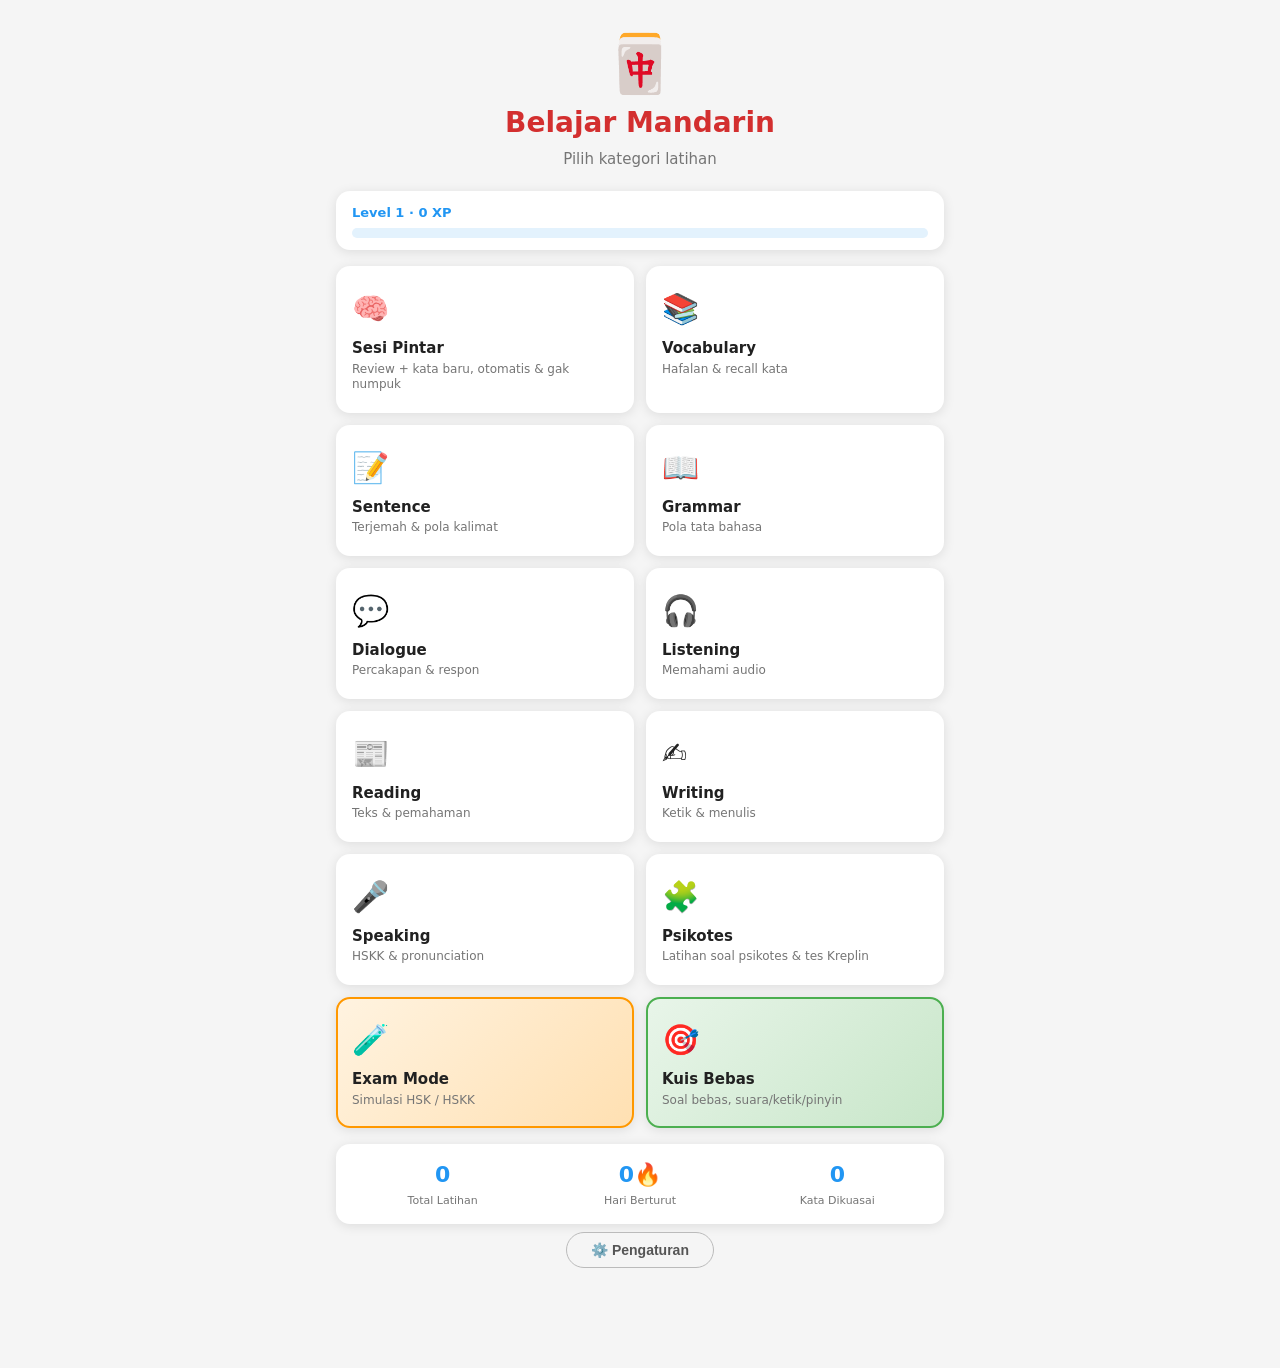
<file: index.html>
<!DOCTYPE html>
<html lang="id">
<head>
  <meta charset="UTF-8">
  <meta name="viewport" content="width=device-width, initial-scale=1.0">
  <title>🀄 Belajar Mandarin</title>
  <link rel="stylesheet" href="css/style.css">
</head>
<body>

<div id="app">

  <!-- ========== SCREEN: HOME ========== -->
  <div id="screen-home">
    <div class="home-header">
      <div class="home-logo">🀄</div>
      <h1>Belajar Mandarin</h1>
      <p class="home-sub">Pilih kategori latihan</p>
    </div>

    <!-- PROGRESS BAR GLOBAL -->
    <div class="global-progress-wrap">
      <div class="global-progress-label" id="global-progress-label">Level 1 · 0 XP</div>
      <div class="global-bar"><div class="global-fill" id="global-fill" style="width:0%"></div></div>
    </div>

    <!-- MENU UTAMA -->
    <div class="main-menu-grid">

      <div class="menu-card" onclick="App.buka('pintar')">
        <div class="menu-icon">🧠</div>
        <div class="menu-label">Sesi Pintar</div>
        <div class="menu-desc">Review + kata baru, otomatis & gak numpuk</div>
        <div class="menu-badge" id="badge-pintar"></div>
      </div>

      <div class="menu-card" onclick="App.buka('vocab')">
        <div class="menu-icon">📚</div>
        <div class="menu-label">Vocabulary</div>
        <div class="menu-desc">Hafalan & recall kata</div>
        <div class="menu-badge" id="badge-vocab"></div>
      </div>

      <div class="menu-card" onclick="App.buka('sentence')">
        <div class="menu-icon">📝</div>
        <div class="menu-label">Sentence</div>
        <div class="menu-desc">Terjemah & pola kalimat</div>
        <div class="menu-badge" id="badge-sentence"></div>
      </div>

      <div class="menu-card" onclick="App.buka('grammar')">
        <div class="menu-icon">📖</div>
        <div class="menu-label">Grammar</div>
        <div class="menu-desc">Pola tata bahasa</div>
        <div class="menu-badge" id="badge-grammar"></div>
      </div>

      <div class="menu-card" onclick="App.buka('dialogue')">
        <div class="menu-icon">💬</div>
        <div class="menu-label">Dialogue</div>
        <div class="menu-desc">Percakapan & respon</div>
        <div class="menu-badge" id="badge-dialogue"></div>
      </div>

      <div class="menu-card" onclick="App.buka('listening')">
        <div class="menu-icon">🎧</div>
        <div class="menu-label">Listening</div>
        <div class="menu-desc">Memahami audio</div>
        <div class="menu-badge" id="badge-listening"></div>
      </div>

      <div class="menu-card" onclick="App.buka('reading')">
        <div class="menu-icon">📰</div>
        <div class="menu-label">Reading</div>
        <div class="menu-desc">Teks & pemahaman</div>
        <div class="menu-badge" id="badge-reading"></div>
      </div>

      <div class="menu-card" onclick="App.buka('writing')">
        <div class="menu-icon">✍️</div>
        <div class="menu-label">Writing</div>
        <div class="menu-desc">Ketik & menulis</div>
        <div class="menu-badge" id="badge-writing"></div>
      </div>

      <div class="menu-card" onclick="App.buka('speaking')">
        <div class="menu-icon">🎤</div>
        <div class="menu-label">Speaking</div>
        <div class="menu-desc">HSKK & pronunciation</div>
        <div class="menu-badge" id="badge-speaking"></div>
      </div>

      <div class="menu-card" onclick="App.buka('psikotes')">
        <div class="menu-icon">🧩</div>
        <div class="menu-label">Psikotes</div>
        <div class="menu-desc">Latihan soal psikotes & tes Kreplin</div>
        <div class="menu-badge" id="badge-psikotes"></div>
      </div>

      <div class="menu-card menu-card-exam" onclick="App.buka('exam')">
        <div class="menu-icon">🧪</div>
        <div class="menu-label">Exam Mode</div>
        <div class="menu-desc">Simulasi HSK / HSKK</div>
        <div class="menu-badge" id="badge-exam"></div>
      </div>

      <div class="menu-card menu-card-quiz" onclick="App.buka('quiz')">
        <div class="menu-icon">🎯</div>
        <div class="menu-label">Kuis Bebas</div>
        <div class="menu-desc">Soal bebas, suara/ketik/pinyin</div>
        <div class="menu-badge" id="badge-quiz"></div>
      </div>

    </div>

    <!-- STATISTIK -->
    <div class="stat-row">
      <div class="stat-item">
        <div class="stat-num" id="stat-total">0</div>
        <div class="stat-lbl">Total Latihan</div>
      </div>
      <div class="stat-item">
        <div class="stat-num" id="stat-streak">0🔥</div>
        <div class="stat-lbl">Hari Berturut</div>
      </div>
      <div class="stat-item">
        <div class="stat-num" id="stat-vocab">0</div>
        <div class="stat-lbl">Kata Dikuasai</div>
      </div>
    </div>

    <!-- TOMBOL SETTINGS -->
    <div style="text-align:center;padding:8px 0 20px">
      <button class="btn-settings" onclick="App.bukaSettings()">⚙️ Pengaturan</button>
    </div>

  </div><!-- /screen-home -->

  <!-- ========== SCREEN: MODUL ========== -->
  <div id="screen-modul" style="display:none">
    <div class="topbar">
      <button class="topbar-back" onclick="App.kembaliHome()">← Kembali</button>
      <div class="topbar-title" id="topbar-title">Vocabulary</div>
      <div class="topbar-xp" id="topbar-xp">0 XP</div>
    </div>
    <div id="konten-utama" class="konten-utama"></div>
  </div>

  <!-- ========== SCREEN: SETTINGS ========== -->
  <div id="screen-settings" style="display:none"></div>

</div><!-- /app -->

<div id="toast" class="toast"></div>

<!-- SCRIPTS -->
<script src="js/data.js"></script>
<script src="js/engine.js"></script>
<script src="js/pitch.js"></script>
<script src="js/datamanager.js"></script>
<script src="js/setsoal.js"></script>
<script src="js/vocab.js"></script>
<script src="js/sentence.js"></script>
<script src="js/vocab_ai.js"></script>
<script src="js/interview.js"></script>
<script src="js/tone.js"></script>
<script src="js/shadow.js"></script>
<script src="js/realtimeread.js"></script>
<script src="js/vocabextra.js"></script>
<script src="js/vocabreadsentence.js"></script>
<script src="js/translatein.js"></script>
<script src="js/modules.js"></script>
<script src="js/quiz.js"></script>
<script src="js/psikotes.js"></script>
<script src="js/pintar.js"></script>
<script src="js/app.js"></script>

</body>
</html>
</file>
<file: css/style.css>
/* ================================================================
   STYLE.CSS — Design System: Belajar Mandarin
   ================================================================ */

/* ── RESET & BASE ─────────────────────────────────────────── */
*, *::before, *::after { box-sizing: border-box; margin: 0; padding: 0; }

:root {
  --c-bg:       #f5f5f5;
  --c-card:     #ffffff;
  --c-border:   #e0e0e0;
  --c-text:     #212121;
  --c-sub:      #757575;
  --c-hijau:    #4caf50;
  --c-hijau-d:  #388e3c;
  --c-merah:    #f44336;
  --c-biru:     #2196f3;
  --c-biru-d:   #1565c0;
  --c-kuning:   #ff9800;
  --c-ungu:     #9c27b0;
  --c-abu:      #9e9e9e;
  --c-emas:     #ffc107;
  --c-hanzi:    #d32f2f;
  --radius:     14px;
  --shadow:     0 2px 12px rgba(0,0,0,.1);
  --shadow-h:   0 4px 20px rgba(0,0,0,.18);
  --trans:      .15s ease;
}

/* ── DARK MODE ─────────────────────────────────────────────── */
[data-theme="dark"] {
  --c-bg:       #0f1117;
  --c-card:     #1a1d27;
  --c-border:   #2a2d3a;
  --c-text:     #e8eaf0;
  --c-sub:      #8a8fa8;
  --c-hijau:    #4caf50;
  --c-hijau-d:  #388e3c;
  --c-merah:    #ef5350;
  --c-biru:     #42a5f5;
  --c-biru-d:   #1e88e5;
  --c-kuning:   #ffa726;
  --c-ungu:     #ab47bc;
  --c-abu:      #616575;
  --c-emas:     #ffd54f;
  --c-hanzi:    #ef5350;
  --shadow:     0 2px 12px rgba(0,0,0,.45);
  --shadow-h:   0 4px 20px rgba(0,0,0,.65);
}

[data-theme="dark"] body {
  background: var(--c-bg);
  color: var(--c-text);
}

[data-theme="dark"] .card,
[data-theme="dark"] .menu-card,
[data-theme="dark"] .sub-card,
[data-theme="dark"] .soal-wrap,
[data-theme="dark"] .quiz-setup-wrap,
[data-theme="dark"] .global-progress-wrap {
  background: var(--c-card);
  border-color: var(--c-border);
}

[data-theme="dark"] .global-bar {
  background: #1e2235;
}

[data-theme="dark"] input[type="text"],
[data-theme="dark"] input[type="number"],
[data-theme="dark"] input[type="password"],
[data-theme="dark"] input[type="search"],
[data-theme="dark"] input:not([type]),
[data-theme="dark"] textarea,
[data-theme="dark"] select,
[data-theme="dark"] .input-jawab,
[data-theme="dark"] .quiz-select {
  background: #22253a;
  color: var(--c-text);
  border-color: var(--c-border);
}
[data-theme="dark"] input::placeholder,
[data-theme="dark"] textarea::placeholder { color: #6b7190; }

[data-theme="dark"] .input-jawab::placeholder { color: #555a72; }

[data-theme="dark"] .hasil-box        { background: #1a1d27; border-color: var(--c-border); color: var(--c-text); }
[data-theme="dark"] .hasil-box.benar  { background: #1b2e1b; border-color: #388e3c; color: #a5d6a7; }
[data-theme="dark"] .hasil-box.salah  { background: #2e1b1b; border-color: #c62828; color: #ef9a9a; }
[data-theme="dark"] .hasil-box.info   { background: #1a2030; border-color: #1e88e5; color: #90caf9; }

[data-theme="dark"] .btn-pilihan {
  background: #22253a;
  color: var(--c-text);
  border-color: var(--c-border);
}
[data-theme="dark"] .btn-pilihan:hover  { background: #2a2e45; border-color: var(--c-biru); }
[data-theme="dark"] .pilihan-benar      { background: #1b2e1b !important; border-color: #388e3c !important; color: #a5d6a7 !important; }
[data-theme="dark"] .pilihan-salah      { background: #2e1b1b !important; border-color: #c62828 !important; color: #ef9a9a !important; }
[data-theme="dark"] .btn-pilihan.dipilih { background: #1a2a3a !important; border-color: var(--c-biru) !important; border-width: 2px !important; }

[data-theme="dark"] .opsi {
  background: #22253a;
  color: var(--c-text);
  border-color: var(--c-border);
}
[data-theme="dark"] .opsi.aktif        { background: var(--c-biru);  color: #fff; border-color: var(--c-biru); }
[data-theme="dark"] .opsi.aktif-ungu.aktif { background: var(--c-ungu);  color: #fff; border-color: var(--c-ungu); }
[data-theme="dark"] .opsi.aktif-hijau.aktif { background: var(--c-hijau); color: #fff; border-color: var(--c-hijau); }
[data-theme="dark"] .opsi.aktif-merah.aktif { background: var(--c-merah); color: #fff; border-color: var(--c-merah); }

[data-theme="dark"] .quiz-chip         { background: #22253a; color: var(--c-sub); }
[data-theme="dark"] .quiz-info-box     { background: #1a2030; border-color: #1e88e5; color: #90caf9; }
[data-theme="dark"] .quiz-info-box.quiz-info-oren { background: #2a1e10; border-color: #e65100; color: #ffcc80; }

[data-theme="dark"] .soal-hanzi  { color: #ef5350; }
[data-theme="dark"] .soal-arti   { color: #90caf9; }
[data-theme="dark"] .soal-hint   { color: var(--c-sub); }
[data-theme="dark"] .soal-kalimat { color: var(--c-text); }

[data-theme="dark"] .progres-bar  { background: #22253a; }
[data-theme="dark"] .selesai-wrap { background: var(--c-card); color: var(--c-text); }
[data-theme="dark"] .selesai-wrap h2 { color: var(--c-text); }
[data-theme="dark"] .selesai-skor { color: var(--c-text); }
[data-theme="dark"] .review-section { background: #1e2133 !important; border: 1px solid var(--c-border); color: var(--c-text); }
[data-theme="dark"] .review-section h3 { color: var(--c-text); }
[data-theme="dark"] .review-item { border-bottom-color: var(--c-border); color: var(--c-text); }
[data-theme="dark"] .review-item b { color: #90caf9; }
[data-theme="dark"] .review-section[style*="border:2px solid"] { background: #1b2e1b !important; }

[data-theme="dark"] .topbar        { background: #13161f; border-bottom: 1px solid var(--c-border); }
[data-theme="dark"] .bottom-nav    { background: #13161f; border-top: 1px solid var(--c-border); }
[data-theme="dark"] .nav-btn       { color: var(--c-sub); }
[data-theme="dark"] .nav-btn.aktif { color: var(--c-biru); }

[data-theme="dark"] .ss-info-box   { background: #1a2030; border-color: #1e88e5; color: #90caf9; }
[data-theme="dark"] .quiz-soal-box { color: var(--c-text); }
[data-theme="dark"] .label-mode    { color: var(--c-biru); }
[data-theme="dark"] .quiz-streak   { color: #ffa726; }
[data-theme="dark"] .soal-teks-indo { background: #241a35; color: var(--c-text); }
[data-theme="dark"] .label-mode      { background: #16202e; color: #64b5f6; }
[data-theme="dark"] .grammar-info    { background: #241a35; color: var(--c-sub); }
[data-theme="dark"] .writing-prompt  { background: #241a35; color: var(--c-text); }
[data-theme="dark"] .shadowing-teks  { background: #2a1e10; }
[data-theme="dark"] .pinyin-mode-tag.ketat   { background: #2e1b1b; color: #ef9a9a; border-color: #c62828; }
[data-theme="dark"] .pinyin-mode-tag.longgar { background: #10231f; color: #4db6ac; border-color: #00695c; }
[data-theme="dark"] .reorder-area, [data-theme="dark"] .reorder-bank { background: #1a1d27; }
[data-theme="dark"] .reorder-area   { background: #16202e; border-color: var(--c-biru); }
[data-theme="dark"] .token-placed   { background: #16261a; }
[data-theme="dark"] #kb-pinyin-cont { background: #1a1d27; border-color: var(--c-border); }
[data-theme="dark"] .kb-display     { background: #22253a; color: var(--c-text); border-color: var(--c-biru); }
[data-theme="dark"] .btn-settings   { background: #22253a; color: var(--c-text); border-color: var(--c-border); }
[data-theme="dark"] .btn-settings:hover { background: #2a2e45; border-color: var(--c-sub); }

[data-theme="dark"] code {
  background: #22253a;
  color: #ef9a9a;
  padding: 2px 5px;
  border-radius: 4px;
}

/* ── DARK MODE: SET SOAL WIDGET ────────────────────────────── */
[data-theme="dark"] .ss-widget {
  background: #1a1d27;
  border-color: #2a2d3a;
}

[data-theme="dark"] .ss-label {
  color: #6b7090;
}

[data-theme="dark"] .ss-btn {
  background: #22253a;
  border-color: #2a2d3a;
  color: #b0b4cc;
}
[data-theme="dark"] .ss-btn:hover {
  border-color: var(--c-biru);
  color: var(--c-biru);
}
[data-theme="dark"] .ss-btn.aktif {
  background: var(--c-biru);
  border-color: var(--c-biru);
  color: #fff;
}

[data-theme="dark"] .ss-btn-sm {
  background: #22253a;
  border-color: #3a3d50;
  color: #8a8fa8;
}
[data-theme="dark"] .ss-btn-sm:hover {
  border-color: var(--c-biru);
  color: var(--c-biru);
}

[data-theme="dark"] .ss-status {
  color: #6b7090;
}

[data-theme="dark"] .ss-info-box {
  background: #1a2030;
  border-color: #1e3a5f;
  color: #90caf9;
}

[data-theme="dark"] .ss-input-num {
  background: #22253a;
  border-color: #2a2d3a;
  color: var(--c-text);
}

[data-theme="dark"] .ss-fmt-hint {
  background: #1e2130;
  color: #8a8fa8;
}

[data-theme="dark"] .ss-fmt-hint code {
  background: #2a2e45;
  color: #ef9a9a;
}

/* label inline "Jumlah soal:" di setsoal yang pakai hardcoded color:#555 */
[data-theme="dark"] .ss-section label {
  color: #8a8fa8;
}

/* Tombol theme toggle di settings */
.theme-toggle-wrap {
  display: flex;
  gap: 10px;
  margin-top: 4px;
}
.theme-btn {
  flex: 1;
  padding: 12px 8px;
  border-radius: 12px;
  border: 2px solid var(--c-border);
  background: var(--c-card);
  color: var(--c-text);
  font-size: 14px;
  font-weight: 600;
  cursor: pointer;
  transition: all .15s ease;
  text-align: center;
}
.theme-btn:hover { border-color: var(--c-biru); }
.theme-btn.aktif {
  border-color: var(--c-biru);
  background: var(--c-biru);
  color: #fff;
}
[data-theme="dark"] .theme-btn.aktif {
  background: var(--c-biru);
  color: #fff;
}

html { scroll-behavior: smooth; }
body {
  font-family: 'Segoe UI', system-ui, -apple-system, sans-serif;
  background: var(--c-bg);
  color: var(--c-text);
  min-height: 100vh;
  font-size: 16px;
  line-height: 1.5;
}

/* ── APP WRAPPER ───────────────────────────────────────────── */
#app { max-width: 640px; margin: 0 auto; padding: 0 0 80px; }

/* ── HOME HEADER ───────────────────────────────────────────── */
.home-header {
  text-align: center;
  padding: 36px 20px 20px;
}
.home-logo { font-size: 56px; line-height: 1; margin-bottom: 10px; }
.home-header h1 { font-size: 28px; font-weight: 800; color: var(--c-hanzi); }
.home-sub { color: var(--c-sub); margin-top: 4px; font-size: 15px; }

/* ── GLOBAL PROGRESS ───────────────────────────────────────── */
.global-progress-wrap {
  margin: 0 16px 16px;
  background: var(--c-card);
  border-radius: var(--radius);
  padding: 12px 16px;
  box-shadow: var(--shadow);
}
.global-progress-label { font-size: 13px; font-weight: 700; color: var(--c-biru); margin-bottom: 6px; }
.global-bar {
  background: #e3f2fd;
  border-radius: 99px;
  height: 10px;
  overflow: hidden;
}
.global-fill {
  height: 100%;
  background: linear-gradient(90deg, var(--c-biru), var(--c-ungu));
  border-radius: 99px;
  transition: width .5s ease;
}

/* ── MAIN MENU GRID ────────────────────────────────────────── */
.main-menu-grid {
  display: grid;
  grid-template-columns: 1fr 1fr;
  gap: 12px;
  padding: 0 16px;
}
.menu-card {
  background: var(--c-card);
  border-radius: var(--radius);
  padding: 18px 14px;
  box-shadow: var(--shadow);
  cursor: pointer;
  position: relative;
  transition: transform var(--trans), box-shadow var(--trans);
  border: 2px solid transparent;
}
.menu-card:hover, .menu-card:active {
  transform: translateY(-3px);
  box-shadow: var(--shadow-h);
  border-color: var(--c-biru);
}
.menu-card-exam { border: 2px solid var(--c-emas); }
.menu-card-exam:hover { border-color: var(--c-kuning); }
.menu-icon  { font-size: 30px; margin-bottom: 6px; }
.menu-label { font-size: 15px; font-weight: 700; margin-bottom: 2px; }
.menu-desc  { font-size: 12px; color: var(--c-sub); line-height: 1.3; }
.menu-badge {
  position: absolute;
  top: 10px; right: 10px;
  background: var(--c-hijau);
  color: #fff;
  border-radius: 99px;
  font-size: 10px;
  font-weight: 700;
  padding: 2px 7px;
  min-width: 22px;
  text-align: center;
}

/* ── STATISTIK ROW ──────────────────────────────────────────── */
.stat-row {
  display: flex;
  gap: 12px;
  margin: 16px 16px 0;
  background: var(--c-card);
  border-radius: var(--radius);
  padding: 14px;
  box-shadow: var(--shadow);
}
.stat-item { flex: 1; text-align: center; }
.stat-num  { font-size: 22px; font-weight: 800; color: var(--c-biru); }
.stat-lbl  { font-size: 11px; color: var(--c-sub); margin-top: 2px; }

/* ── TOPBAR ─────────────────────────────────────────────────── */
.topbar {
  display: flex;
  align-items: center;
  gap: 12px;
  background: var(--c-hanzi);
  color: #fff;
  padding: 14px 16px;
  position: sticky;
  top: 0;
  z-index: 100;
  box-shadow: 0 2px 8px rgba(0,0,0,.2);
}
.topbar-back {
  background: rgba(255,255,255,.2);
  border: none;
  color: #fff;
  padding: 6px 12px;
  border-radius: 8px;
  cursor: pointer;
  font-size: 13px;
  font-weight: 600;
  transition: background var(--trans);
}
.topbar-back:hover { background: rgba(255,255,255,.35); }
.topbar-title { flex: 1; font-size: 17px; font-weight: 700; }
.topbar-xp {
  background: var(--c-emas);
  color: #333;
  border-radius: 99px;
  padding: 4px 12px;
  font-size: 13px;
  font-weight: 800;
}

/* ── KONTEN UTAMA ───────────────────────────────────────────── */
.konten-utama { padding: 16px; }

/* ── SUB-MENU GRID ──────────────────────────────────────────── */
.sub-menu-grid {
  display: grid;
  grid-template-columns: 1fr 1fr;
  gap: 12px;
}
.sub-card {
  background: var(--c-card);
  border-radius: var(--radius);
  padding: 16px 14px;
  cursor: pointer;
  box-shadow: var(--shadow);
  transition: transform var(--trans), box-shadow var(--trans);
  border: 2px solid transparent;
}
.sub-card:hover { transform: translateY(-2px); box-shadow: var(--shadow-h); border-color: var(--c-biru); }
.sub-card-aktif { border-color: var(--c-hijau) !important; background: color-mix(in srgb, var(--c-hijau) 10%, var(--c-card)); }
.sub-icon  { font-size: 26px; margin-bottom: 6px; }
.sub-label { font-size: 14px; font-weight: 700; margin-bottom: 3px; }
.sub-desc  { font-size: 11px; color: var(--c-sub); line-height: 1.3; }

/* ── SOAL WRAPPER ───────────────────────────────────────────── */
.soal-wrap {
  background: var(--c-card);
  border-radius: var(--radius);
  padding: 20px;
  box-shadow: var(--shadow);
}
.soal-header {
  display: flex;
  justify-content: space-between;
  align-items: center;
  margin-bottom: 10px;
}
.progres-teks { font-size: 13px; color: var(--c-sub); font-weight: 600; }
.skor-mini    { font-size: 13px; font-weight: 700; }
.progres-bar  { background: #e0e0e0; border-radius: 99px; height: 8px; overflow: hidden; margin-bottom: 16px; }
.progres-fill { height: 100%; background: linear-gradient(90deg,var(--c-biru),var(--c-hijau)); border-radius: 99px; transition: width .4s ease; }

/* ── SOAL TAMPILAN ──────────────────────────────────────────── */
.label-mode {
  display: inline-block;
  background: #e3f2fd;
  color: var(--c-biru);
  border-radius: 8px;
  padding: 4px 12px;
  font-size: 12px;
  font-weight: 700;
  margin-bottom: 14px;
}
.exam-badge { background: #fff3e0; color: var(--c-kuning); }
.soal-hanzi {
  font-size: 52px;
  color: var(--c-hanzi);
  text-align: center;
  margin: 16px 0;
  font-weight: 700;
  line-height: 1.2;
}
.soal-kalimat {
  font-size: 28px;
  color: var(--c-hanzi);
  text-align: center;
  margin: 14px 0;
  font-weight: 700;
  line-height: 1.4;
}
.soal-pinyin {
  text-align: center;
  font-size: 18px;
  color: var(--c-biru);
  font-style: italic;
  margin-bottom: 8px;
}
.soal-pinyin-hint {
  text-align: center;
  font-size: 15px;
  color: var(--c-abu);
  font-style: italic;
  margin-bottom: 8px;
}
.soal-hint {
  text-align: center;
  font-size: 14px;
  color: var(--c-sub);
  margin-bottom: 14px;
}
.pinyin-mode-tag {
  display: inline-block;
  font-size: 11px;
  font-weight: 600;
  padding: 2px 8px;
  border-radius: 10px;
  margin-left: 4px;
}
.pinyin-mode-tag.ketat {
  background: #ffebee;
  color: #c62828;
  border: 1px solid #ef9a9a;
}
.pinyin-mode-tag.longgar {
  background: #e0f2f1;
  color: #00695c;
  border: 1px solid #80cbc4;
}
.soal-teks-indo {
  font-size: 20px;
  text-align: center;
  font-weight: 600;
  margin: 16px 0;
  padding: 16px;
  background: #f3e5f5;
  border-radius: var(--radius);
}
.grammar-pola {
  font-size: 22px;
  text-align: center;
  font-weight: 800;
  color: var(--c-ungu);
  margin: 10px 0;
}
.grammar-info {
  background: #f3e5f5;
  border-radius: 10px;
  padding: 10px 14px;
  font-size: 13px;
  color: var(--c-sub);
  margin-bottom: 14px;
}

/* ── AUDIO BUTTON ───────────────────────────────────────────── */
.audio-btn-wrap { text-align: center; margin: 14px 0; }
.btn-audio {
  background: var(--c-biru);
  color: #fff;
  border: none;
  border-radius: 99px;
  padding: 12px 28px;
  font-size: 16px;
  font-weight: 700;
  cursor: pointer;
  transition: background var(--trans), transform var(--trans);
}
.btn-audio:hover { background: var(--c-biru-d); transform: scale(1.05); }
.btn-audio.playing { background: var(--c-merah); animation: pulse .7s infinite alternate; }
@keyframes pulse { to { transform: scale(1.07); } }

/* ── PILIHAN ────────────────────────────────────────────────── */
.pilihan-grid {
  display: grid;
  grid-template-columns: 1fr 1fr;
  gap: 10px;
  margin: 14px 0;
}
.pilihan-list {
  display: flex;
  flex-direction: column;
  gap: 10px;
  margin: 14px 0;
}
.btn-pilihan, .btn-pilihan-full {
  background: #f5f5f5;
  border: 2px solid var(--c-border);
  border-radius: var(--radius);
  padding: 12px 14px;
  font-size: 15px;
  font-weight: 600;
  cursor: pointer;
  transition: all var(--trans);
  text-align: center;
  line-height: 1.3;
}
.btn-pilihan:hover, .btn-pilihan-full:hover { background: #e3f2fd; border-color: var(--c-biru); }
.pilihan-benar { background: #e8f5e9 !important; border-color: var(--c-hijau) !important; color: var(--c-hijau-d) !important; }
.pilihan-salah { background: #ffebee !important; border-color: var(--c-merah) !important; color: var(--c-merah) !important; }
.btn-pilihan.dipilih { background: #e3f2fd !important; border-color: var(--c-biru) !important; border-width: 2px !important; font-weight: 700; }

/* ── INPUT TEKS ──────────────────────────────────────────────── */
.input-teks {
  width: 100%;
  border: 2px solid var(--c-border);
  border-radius: var(--radius);
  padding: 14px;
  font-size: 16px;
  margin: 12px 0;
  outline: none;
  transition: border-color var(--trans);
  font-family: inherit;
}
.input-teks:focus { border-color: var(--c-biru); }

/* ── REORDER (drag/drop tokens) ─────────────────────────────── */
.reorder-area, .reorder-bank {
  min-height: 52px;
  border: 2px dashed var(--c-border);
  border-radius: var(--radius);
  padding: 10px;
  display: flex;
  flex-wrap: wrap;
  gap: 8px;
  margin: 10px 0;
  background: #fafafa;
  transition: background var(--trans);
}
.reorder-area { background: #e3f2fd; border-color: var(--c-biru); }
.token {
  background: var(--c-card);
  border: 2px solid var(--c-biru);
  border-radius: 8px;
  padding: 8px 14px;
  font-size: 16px;
  font-weight: 700;
  cursor: pointer;
  transition: all var(--trans);
  user-select: none;
}
.token:hover { background: var(--c-biru); color: #fff; }
.token-placed { border-color: var(--c-hijau); background: #e8f5e9; }

/* ── FILL BLANK ──────────────────────────────────────────────── */
.fill-blank-sentence {
  font-size: 22px;
  text-align: center;
  color: var(--c-hanzi);
  margin: 14px 0;
  font-weight: 700;
  line-height: 1.6;
}
.blank-slot {
  display: inline-block;
  border-bottom: 3px solid var(--c-biru);
  min-width: 60px;
  text-align: center;
  color: var(--c-biru);
  font-weight: 800;
}

/* ── HASIL BOX ───────────────────────────────────────────────── */
.hasil-box {
  border-radius: var(--radius);
  padding: 12px 16px;
  font-size: 15px;
  font-weight: 600;
  margin: 12px 0;
  min-height: 44px;
  line-height: 1.5;
}
.hasil-box.benar { background: #e8f5e9; color: var(--c-hijau-d); border: 2px solid var(--c-hijau); }
.hasil-box.salah { background: #ffebee; color: var(--c-merah);   border: 2px solid var(--c-merah); }
.hasil-box.info  { background: #e3f2fd; color: var(--c-biru-d);  border: 2px solid var(--c-biru); }

/* ── BTN ROW ─────────────────────────────────────────────────── */
.btn-row {
  display: flex;
  flex-wrap: wrap;
  gap: 10px;
  margin-top: 14px;
}
.btn {
  flex: 1;
  min-width: 100px;
  border: none;
  border-radius: var(--radius);
  padding: 13px 18px;
  font-size: 15px;
  font-weight: 700;
  cursor: pointer;
  transition: opacity var(--trans), transform var(--trans);
}
.btn:hover { opacity: .85; transform: translateY(-1px); }
.btn:active { transform: scale(.97); }
.btn-hijau  { background: var(--c-hijau);  color: #fff; }
.btn-merah  { background: var(--c-merah);  color: #fff; }
.btn-biru   { background: var(--c-biru);   color: #fff; }
.btn-kuning { background: var(--c-kuning); color: #fff; }
.btn-ungu   { background: var(--c-ungu);   color: #fff; }
.btn-abu    { background: #eeeeee;          color: #555; }

/* ── KEYBOARD PINYIN ─────────────────────────────────────────── */
#kb-pinyin-cont {
  background: #fafafa;
  border: 1px solid var(--c-border);
  border-radius: var(--radius);
  padding: 12px;
  margin: 12px 0;
}
.kb-display {
  background: #fff;
  border: 2px solid var(--c-biru);
  border-radius: 10px;
  padding: 10px 16px;
  font-size: 20px;
  font-weight: 700;
  min-height: 46px;
  margin-bottom: 10px;
  letter-spacing: 1px;
  color: var(--c-biru-d);
}
.kb-label { font-size: 11px; font-weight: 700; color: var(--c-sub); margin-bottom: 6px; }
.kb-section { margin-bottom: 8px; }
.kb-row { display: flex; flex-wrap: wrap; gap: 6px; }
.kb-btn {
  background: #fff;
  border: 1.5px solid var(--c-border);
  border-radius: 8px;
  padding: 7px 11px;
  font-size: 14px;
  font-weight: 600;
  cursor: pointer;
  transition: background var(--trans);
}
.kb-btn:hover { background: #e3f2fd; border-color: var(--c-biru); }
.kb-btn.nada { background: #f3e5f5; border-color: var(--c-ungu); color: var(--c-ungu); }
.kb-btn.nada-aktif { background: var(--c-ungu); color: #fff; }
.kb-btn.spesial { background: #fff3e0; border-color: var(--c-kuning); color: #555; font-size: 13px; }

.kb-mode-toggle { display: flex; gap: 6px; margin-bottom: 10px; }
.kb-mode-btn {
  flex: 1;
  background: #fff;
  border: 1.5px solid var(--c-border);
  border-radius: 8px;
  padding: 8px 6px;
  font-size: 13px;
  font-weight: 700;
  cursor: pointer;
  color: var(--c-sub);
  transition: background var(--trans);
}
.kb-mode-btn:hover { background: #e3f2fd; border-color: var(--c-biru); }
.kb-mode-btn.aktif { background: var(--c-biru); border-color: var(--c-biru); color: #fff; }

.kb-angka-info {
  font-size: 13px;
  line-height: 1.4;
  color: var(--c-sub);
  background: #fff;
  border: 1px dashed var(--c-border);
  border-radius: 8px;
  padding: 7px 10px;
  margin-bottom: 10px;
  text-align: center;
}
.kb-angka-input {
  width: 100%;
  box-sizing: border-box;
  border: 1.5px solid var(--c-biru);
  border-radius: 8px;
  padding: 10px 12px;
  font-size: 16px;
  font-weight: 600;
}
.kb-angka-input:focus { outline: none; border-color: var(--c-biru-d); }

/* ── TIMER ───────────────────────────────────────────────────── */
.timer-box {
  font-size: 38px;
  font-weight: 900;
  text-align: center;
  color: var(--c-biru);
  margin: 10px 0;
  transition: color .3s;
}

/* ── SELESAI SCREEN ──────────────────────────────────────────── */
.selesai-wrap {
  background: var(--c-card);
  border-radius: var(--radius);
  padding: 28px 20px;
  text-align: center;
  box-shadow: var(--shadow);
}
.selesai-emoji { font-size: 60px; margin-bottom: 12px; }
.selesai-wrap h2 { font-size: 24px; font-weight: 800; margin-bottom: 10px; }
.selesai-skor { margin: 16px 0; font-size: 16px; line-height: 2; }
.skor-pct { font-size: 36px; font-weight: 900; color: var(--c-biru); }
.exam-grade {
  display: inline-block;
  font-size: 48px;
  font-weight: 900;
  border-radius: 50%;
  width: 80px; height: 80px;
  line-height: 80px;
  margin: 10px auto;
}
.grade-a { background: #e8f5e9; color: var(--c-hijau-d); }
.grade-b { background: #e3f2fd; color: var(--c-biru-d); }
.grade-c { background: #fff3e0; color: var(--c-kuning); }
.grade-d { background: #fff8e1; color: #f57f17; }
.grade-e { background: #ffebee; color: var(--c-merah); }
.review-section {
  text-align: left;
  background: #fff8e1;
  border-radius: var(--radius);
  padding: 14px;
  margin: 16px 0;
}
.review-section h3 { font-size: 15px; margin-bottom: 10px; }
.review-item {
  padding: 6px 0;
  border-bottom: 1px solid #f0e68c;
  font-size: 14px;
}

/* ── DIALOGUE ────────────────────────────────────────────────── */
.dialog-bubble {
  border-radius: 16px;
  padding: 12px 16px;
  margin-bottom: 10px;
  max-width: 85%;
  font-size: 16px;
  line-height: 1.5;
  position: relative;
}
.dialog-bubble.ai   { background: #e3f2fd; align-self: flex-start; }
.dialog-bubble.user { background: #e8f5e9; margin-left: auto; }
.dialog-pinyin { font-size: 12px; color: var(--c-sub); font-style: italic; margin-top: 4px; }
.dialog-arti   { font-size: 12px; color: var(--c-biru); margin-top: 2px; }
.dialog-cont   { display: flex; flex-direction: column; gap: 6px; margin: 12px 0; }

/* ── LISTENING SHADOWING ─────────────────────────────────────── */
.shadowing-teks {
  font-size: 24px;
  text-align: center;
  color: var(--c-hanzi);
  margin: 14px 0;
  font-weight: 700;
  padding: 16px;
  background: #fff3e0;
  border-radius: var(--radius);
}

/* ── READING PASSAGE ─────────────────────────────────────────── */
.reading-passage {
  background: var(--c-card);
  border-radius: var(--radius);
  padding: 18px;
  font-size: 18px;
  line-height: 2;
  color: var(--c-hanzi);
  border-left: 5px solid var(--c-biru);
  margin-bottom: 14px;
}
.reading-indo {
  font-size: 14px;
  color: var(--c-sub);
  margin-top: 10px;
  line-height: 1.6;
}

/* ── WRITING ─────────────────────────────────────────────────── */
.writing-prompt {
  font-size: 18px;
  text-align: center;
  padding: 16px;
  background: #f3e5f5;
  border-radius: var(--radius);
  margin-bottom: 14px;
  font-weight: 600;
}

/* ── SPEAKING MIC ────────────────────────────────────────────── */
.mic-status {
  text-align: center;
  padding: 10px;
  font-size: 13px;
  color: var(--c-sub);
  margin: 8px 0;
}
.mic-listening {
  color: var(--c-merah);
  font-weight: 700;
  animation: blink .8s infinite;
}
@keyframes blink { 50% { opacity:.4 } }

/* ── TOAST ───────────────────────────────────────────────────── */
.toast {
  position: fixed;
  bottom: 24px;
  left: 50%;
  transform: translateX(-50%) translateY(20px);
  background: #323232;
  color: #fff;
  padding: 12px 22px;
  border-radius: 99px;
  font-size: 14px;
  font-weight: 600;
  opacity: 0;
  pointer-events: none;
  transition: opacity .25s, transform .25s;
  z-index: 999;
  white-space: nowrap;
}
.toast.show { opacity: 1; transform: translateX(-50%) translateY(0); }

/* ── XP POPUP ────────────────────────────────────────────────── */
.xp-popup {
  position: fixed;
  top: 60px;
  right: 20px;
  background: var(--c-emas);
  color: #333;
  border-radius: 99px;
  padding: 8px 18px;
  font-weight: 800;
  font-size: 16px;
  opacity: 0;
  pointer-events: none;
  animation: xpPop .8s forwards;
  z-index: 998;
}
@keyframes xpPop {
  0%   { opacity:0; transform: translateY(10px); }
  30%  { opacity:1; transform: translateY(0); }
  80%  { opacity:1; }
  100% { opacity:0; transform: translateY(-20px); }
}

/* ── SCROLLBAR ───────────────────────────────────────────────── */
::-webkit-scrollbar { width: 6px; }
::-webkit-scrollbar-track { background: transparent; }
::-webkit-scrollbar-thumb { background: #ccc; border-radius: 99px; }

/* ── RESPONSIVE ──────────────────────────────────────────────── */
@media (max-width: 420px) {
  .soal-hanzi   { font-size: 40px; }
  .soal-kalimat { font-size: 22px; }
  .main-menu-grid, .sub-menu-grid { grid-template-columns: 1fr 1fr; gap: 10px; }
  .topbar-title { font-size: 15px; }
}

/* ================================================================
   QUIZ MODULE — Tambahan Style
   ================================================================ */

/* Menu card khusus Quiz */
.menu-card-quiz {
  background: linear-gradient(135deg, #e8f5e9, #c8e6c9);
  border: 2px solid var(--c-hijau);
}
.menu-card-quiz:hover { background: linear-gradient(135deg, #c8e6c9, #a5d6a7); }

/* Setup wrap */
.quiz-setup-wrap { display: flex; flex-direction: column; gap: 14px; padding-bottom: 20px; }
.quiz-setup-wrap .card { margin: 0; }

/* Select pilih sheet */
.quiz-select {
  width: 100%;
  padding: 10px 12px;
  border-radius: 10px;
  border: 1.5px solid #ddd;
  font-size: 14px;
  background: #fafafa;
  color: #333;
  margin-top: 8px;
  cursor: pointer;
}
.quiz-select:focus { outline: none; border-color: var(--c-biru); }

/* Status sheet */
.quiz-status {
  margin-top: 8px;
  font-size: 13px;
  color: #666;
  min-height: 18px;
}

/* Opsi grup (tombol pilihan) */
.opsi-grup {
  display: flex;
  flex-wrap: wrap;
  gap: 8px;
  margin-top: 10px;
}

.opsi {
  padding: 8px 16px;
  border-radius: 20px;
  border: 2px solid #ddd;
  background: #f5f5f5;
  color: #555;
  font-size: 14px;
  font-weight: 600;
  cursor: pointer;
  transition: all .2s;
}
.opsi:hover { border-color: var(--c-biru); color: var(--c-biru); }
.opsi.aktif {
  background: var(--c-biru);
  border-color: var(--c-biru);
  color: #fff;
}
.opsi.aktif-hijau.aktif {
  background: var(--c-hijau);
  border-color: var(--c-hijau);
  color: #fff;
}
.opsi.aktif-ungu.aktif {
  background: var(--c-ungu);
  border-color: var(--c-ungu);
  color: #fff;
}

/* Info box */
.quiz-info-box {
  margin-top: 10px;
  padding: 10px 14px;
  border-radius: 10px;
  font-size: 13px;
  background: #e3f2fd;
  color: #1565c0;
  border: 1.5px solid #90caf9;
}
.quiz-info-box.quiz-info-oren {
  background: #fff3e0;
  color: #e65100;
  border-color: #ffcc80;
}

/* Label chip di dalam kuis */
.quiz-label-row {
  display: flex;
  gap: 8px;
  margin-bottom: 10px;
  flex-wrap: wrap;
}
.quiz-chip {
  display: inline-block;
  padding: 3px 10px;
  border-radius: 99px;
  font-size: 12px;
  font-weight: 600;
  background: #e3f2fd;
  color: #1565c0;
}
.quiz-chip-ungu {
  background: #f3e5f5;
  color: #6a1b9a;
}

/* Box soal kuis */
.quiz-soal-box {
  font-size: 20px;
  font-weight: 700;
  color: #222;
  line-height: 1.5;
  margin: 12px 0 10px;
  min-height: 40px;
}

/* Gambar soal & gambar pilihan (mis. utk soal psikotes bertipe gambar) */
.pk-gambar-wrap {
  margin-top: 10px;
  text-align: center;
}
.pk-gambar-soal {
  max-width: 100%;
  max-height: 320px;
  border-radius: 10px;
  border: 1px solid var(--c-border, #e0e0e0);
  object-fit: contain;
  background: #fff;
}
.pk-gambar-pilihan {
  display: block;
  max-width: 100%;
  max-height: 160px;
  border-radius: 8px;
  margin-bottom: 6px;
  object-fit: contain;
  background: #fff;
}
[data-theme="dark"] .pk-gambar-soal,
[data-theme="dark"] .pk-gambar-pilihan { background: #1c1f2e; border-color: #333; }

/* Streak */
.quiz-streak {
  font-size: 16px;
  font-weight: 700;
  color: #e65100;
  min-height: 22px;
  margin-bottom: 8px;
}
 

/* ================================================================
   SETSOAL WIDGET
   ================================================================ */
.ss-widget {
  background: #f8f9ff;
  border: 1.5px solid #e0e4f0;
  border-radius: 14px;
  padding: 14px 16px;
  margin-bottom: 4px;
}
.ss-section { margin-bottom: 14px; }
.ss-section:last-child { margin-bottom: 0; }
.ss-label {
  font-size: 12px;
  font-weight: 700;
  color: #888;
  text-transform: uppercase;
  letter-spacing: .5px;
  margin-bottom: 8px;
  display: flex;
  align-items: center;
  gap: 8px;
}
.ss-opsi-row {
  display: flex;
  flex-wrap: wrap;
  gap: 6px;
}
.ss-btn {
  padding: 6px 13px;
  border-radius: 20px;
  border: 1.5px solid #ddd;
  background: #fff;
  color: #555;
  font-size: 13px;
  font-weight: 600;
  cursor: pointer;
  transition: all .15s;
  white-space: nowrap;
}
.ss-btn:hover { border-color: var(--c-biru); color: var(--c-biru); }
.ss-btn.aktif { background: var(--c-biru); border-color: var(--c-biru); color: #fff; }
.ss-btn-sm {
  padding: 3px 8px;
  border-radius: 12px;
  border: 1.5px solid #aaa;
  background: #fff;
  font-size: 11px;
  color: #555;
  cursor: pointer;
}
.ss-btn-sm:hover { border-color: var(--c-biru); color: var(--c-biru); }
.ss-status {
  font-size: 12px;
  color: #888;
  margin-top: 6px;
  min-height: 16px;
}
.ss-info-box {
  margin-top: 8px;
  padding: 8px 12px;
  border-radius: 10px;
  font-size: 12.5px;
  background: #e3f2fd;
  color: #1565c0;
  border: 1.5px solid #90caf9;
}
.ss-input-num {
  width: 70px;
  padding: 5px 8px;
  border-radius: 8px;
  border: 1.5px solid #ddd;
  font-size: 14px;
  text-align: center;
}
.ss-fmt-hint {
  font-size: 12px;
  color: #777;
  background: #f5f5f5;
  border-radius: 8px;
  padding: 8px 10px;
  margin: 6px 0 8px;
  line-height: 1.7;
}

/* ================================================================
   MENU CARD — QUIZ & EXAM
   ================================================================ */
.menu-card-quiz {
  background: linear-gradient(135deg, #e8f5e9, #c8e6c9);
  border: 2px solid var(--c-hijau);
}
.menu-card-quiz:hover { background: linear-gradient(135deg, #c8e6c9, #a5d6a7); }
.menu-card-exam {
  background: linear-gradient(135deg, #fff3e0, #ffe0b2);
  border: 2px solid var(--c-kuning);
}

/* ================================================================
   SETTINGS SCREEN
   ================================================================ */
.btn-settings {
  padding: 9px 24px;
  border-radius: 20px;
  border: 1.5px solid #bbb;
  background: #f5f5f5;
  color: #555;
  font-size: 14px;
  font-weight: 600;
  cursor: pointer;
  transition: all .2s;
}
.btn-settings:hover { background: #e0e0e0; border-color: #999; }

.set-row {
  display: flex;
  align-items: center;
  justify-content: space-between;
  gap: 10px;
  margin-bottom: 10px;
}
.set-row label { font-size: 14px; color: #444; flex: 1; }
.set-ctrl {
  display: flex;
  align-items: center;
  gap: 8px;
}
.set-ctrl span {
  min-width: 44px;
  font-size: 13px;
  font-weight: 700;
  color: var(--c-biru);
  text-align: right;
}

/* ================================================================
   MISC FIXES
   ================================================================ */
.soal-pinyin-hint {
  font-size: 14px;
  color: #888;
  margin: 4px 0 10px;
}

/* ================================================================
   ALL IN — Fitur Latihan Lengkap
   ================================================================ */

/* Card menu All In */
.sub-card[data-id="all-in"] {
  background: linear-gradient(135deg, #fff3e0, #ffe0b2);
  border: 2px solid var(--c-kuning);
}

/* Tabel preview kata */
.allin-preview-table {
  width: 100%;
  border-collapse: collapse;
  font-size: 14px;
}
.allin-preview-table thead tr {
  background: var(--c-biru);
  color: #fff;
}
.allin-preview-table th, .allin-preview-table td {
  padding: 8px 6px;
  text-align: left;
}
.allin-preview-table tbody tr:nth-child(even) {
  background: rgba(0,0,0,.03);
}
[data-theme="dark"] .allin-preview-table tbody tr:nth-child(even) {
  background: rgba(255,255,255,.04);
}

/* Step progress bar besar */
.allin-step-bar {
  display: flex;
  gap: 4px;
  margin-bottom: 14px;
}
.allin-step-seg {
  flex: 1;
  height: 8px;
  border-radius: 99px;
  transition: background .3s;
}

/* Intro step card */
.allin-intro-wrap {
  text-align: center;
  padding-bottom: 20px;
}

/* Ekstra kata (ambil mode) banner */
.allin-ekstra-banner {
  background: #fff3e0;
  border-left: 4px solid var(--c-kuning);
  border-radius: 8px;
  padding: 8px 12px;
  margin-bottom: 10px;
  font-size: 13px;
  color: #e65100;
  font-weight: 600;
}
[data-theme="dark"] .allin-ekstra-banner {
  background: #2a2010;
  color: #ffb74d;
  border-color: var(--c-kuning);
}

/* Hasil akhir */
.allin-result-wrap {
  padding-bottom: 30px;
}
.allin-stat-row {
  display: flex;
  justify-content: space-between;
  padding: 6px 0;
  border-bottom: 1px solid var(--c-border);
  font-size: 14px;
}

/* ── COCOK KATA (Matching Game) ─────────────────────────────── */
.cocok-timer {
  font-size: 13px;
  font-weight: 700;
  color: var(--c-biru-d);
  margin-bottom: 4px;
}
.cocok-papan {
  display: grid;
  grid-template-columns: 1fr 1fr;
  gap: 10px;
}
.cocok-papan.cocok-papan-3 {
  grid-template-columns: repeat(3, 1fr);
  grid-auto-rows: auto;
  align-items: stretch;
  gap: 6px 6px;
}
.cocok-papan-3 .cocok-kolom-label {
  margin-bottom: 0;
}
.cocok-papan-3 .cocok-kartu {
  min-height: 46px;
  padding: 6px 6px;
  font-size: 13px;
  height: 100%;
}
.cocok-papan-3 .cocok-kartu.cocok-hanzi { font-size: 17px; }

.cocok-kolom {
  display: flex;
  flex-direction: column;
  gap: 8px;
}
.cocok-kolom-label {
  font-size: 12px;
  font-weight: 700;
  color: var(--c-sub);
  text-align: center;
  margin-bottom: 2px;
}
.cocok-kartu {
  display: flex;
  align-items: center;
  justify-content: center;
  min-height: 52px;
  padding: 8px 10px;
  border-radius: 10px;
  border: 2px solid var(--c-border);
  background: var(--c-card);
  color: var(--c-text);
  font-size: 15px;
  font-weight: 600;
  text-align: center;
  cursor: pointer;
  transition: transform .12s ease, box-shadow .12s ease, border-color .12s ease, background .2s ease, opacity .2s ease;
  word-break: break-word;
}
.cocok-kartu.cocok-hanzi { font-size: 20px; font-weight: 800; color: var(--c-hanzi); }
.cocok-kartu.cocok-audio { font-size: 24px; background: color-mix(in srgb, var(--c-biru) 8%, var(--c-card)); }
.cocok-kartu:hover:not(.cocok-kosong) { transform: translateY(-1px); box-shadow: var(--shadow); border-color: var(--c-biru); }
.cocok-kartu.cocok-dipilih { border-color: var(--c-biru) !important; border-width: 3px !important; background: color-mix(in srgb, var(--c-biru) 12%, var(--c-card)); }
.cocok-kartu.cocok-benar { border-color: var(--c-hijau) !important; background: color-mix(in srgb, var(--c-hijau) 25%, var(--c-card)) !important; color: var(--c-hijau-d); }
.cocok-kartu.cocok-salah { border-color: var(--c-merah) !important; background: color-mix(in srgb, var(--c-merah) 20%, var(--c-card)) !important; animation: cocokShake .3s ease; }
.cocok-kartu.cocok-kosong { border: 2px dashed var(--c-border); background: transparent; cursor: default; opacity: .35; }

@keyframes cocokShake {
  0%, 100% { transform: translateX(0); }
  25% { transform: translateX(-4px); }
  75% { transform: translateX(4px); }
}

[data-theme="dark"] .cocok-kartu { background: var(--c-card); border-color: var(--c-border); color: var(--c-text); }
[data-theme="dark"] .cocok-kartu.cocok-hanzi { color: #ff6659; }

/* ================================================================
   PSIKOTES MODULE — Latihan Soal Psikotes + Tes Kreplin
   ================================================================ */

.pk-setup-wrap { display: flex; flex-direction: column; gap: 14px; padding-bottom: 20px; }

.pk-card {
  background: var(--c-card);
  border-radius: var(--radius);
  padding: 16px;
  box-shadow: var(--shadow);
  border: 1px solid var(--c-border);
}
.pk-card h3 { margin: 0 0 10px; font-size: 15px; }

.pk-hint { font-size: 12.5px; color: var(--c-sub); line-height: 1.5; margin-top: 6px; }

.pk-saran-teks { font-size: 13.5px; line-height: 1.6; color: var(--c-text); }
.pk-saran-teks ul { padding-left: 18px; margin: 6px 0; }
.pk-saran-teks li { margin-bottom: 4px; }

/* Tombol pilihan mode salah/kuning */
.opsi.aktif-kuning.aktif { background: var(--c-kuning); border-color: var(--c-kuning); color: #fff; }
.opsi.aktif-merah.aktif  { background: var(--c-merah);  border-color: var(--c-merah);  color: #fff; }
.opsi.aktif-hijau.aktif  { background: var(--c-hijau);  border-color: var(--c-hijau);  color: #fff; }

/* ── Metrik grid (hasil Kreplin) ─────────────────────────────── */
.pk-metrik-grid {
  display: grid;
  grid-template-columns: repeat(3, 1fr);
  gap: 10px;
  margin-top: 14px;
}
.pk-metrik-card {
  background: var(--c-card);
  border: 1px solid var(--c-border);
  border-radius: 12px;
  padding: 12px 8px;
  text-align: center;
}
.pk-metrik-icon { font-size: 20px; margin-bottom: 4px; }
.pk-metrik-label { font-size: 11px; color: var(--c-sub); font-weight: 700; text-transform: uppercase; letter-spacing: .3px; }
.pk-metrik-val { font-size: 16px; font-weight: 800; color: var(--c-biru-d); margin: 3px 0 2px; }
.pk-metrik-ket { font-size: 11px; color: var(--c-sub); }

@media (max-width: 420px) {
  .pk-metrik-grid { grid-template-columns: repeat(2, 1fr); }
}

/* ── Tes Kreplin — papan angka ────────────────────────────────── */
.pk-kr-wrap {
  display: flex;
  gap: 18px;
  align-items: center;
  justify-content: center;
  margin: 16px 0;
  flex-wrap: wrap;
}
.pk-kr-strip {
  display: flex;
  flex-direction: column;
  gap: 3px;
  max-height: 260px;
  overflow: hidden;
  border-radius: 10px;
  padding: 6px;
  background: var(--c-bg);
  border: 1px solid var(--c-border);
}
.pk-kr-digit {
  width: 34px;
  text-align: center;
  font-size: 13px;
  font-weight: 700;
  color: var(--c-sub);
  padding: 2px 0;
  border-radius: 6px;
}
.pk-kr-digit.selesai { opacity: .35; }
.pk-kr-digit.aktif {
  background: var(--c-biru);
  color: #fff;
}
.pk-kr-main {
  display: flex;
  flex-direction: column;
  align-items: center;
  gap: 2px;
}
.pk-kr-num {
  font-size: 40px;
  font-weight: 900;
  color: var(--c-text);
  line-height: 1.1;
}
.pk-kr-garis {
  width: 60px;
  height: 3px;
  background: var(--c-text);
  border-radius: 2px;
  margin: 4px 0;
}
.pk-kr-input {
  width: 70px;
  text-align: center;
  font-size: 28px;
  font-weight: 800;
  border: 2.5px solid var(--c-biru);
  border-radius: 10px;
  padding: 6px 0;
  transition: border-color .15s;
}
.pk-kr-input:focus { outline: none; border-color: var(--c-biru-d); }

.pk-kr-numpad {
  display: grid;
  grid-template-columns: repeat(5, 1fr);
  gap: 8px;
  max-width: 320px;
  margin: 0 auto;
}
.pk-kr-key {
  padding: 12px 0;
  border-radius: 10px;
  border: 1.5px solid var(--c-border);
  background: var(--c-card);
  color: var(--c-text);
  font-size: 17px;
  font-weight: 700;
  cursor: pointer;
  transition: all .15s;
}
.pk-kr-key:hover { border-color: var(--c-biru); color: var(--c-biru); }
.pk-kr-key:active { transform: scale(.93); background: var(--c-biru); color: #fff; }

/* ── Dark theme ──────────────────────────────────────────────── */
[data-theme="dark"] .pk-card       { background: var(--c-card); border-color: var(--c-border); color: var(--c-text); }
[data-theme="dark"] .pk-metrik-card{ background: var(--c-card); border-color: var(--c-border); }
[data-theme="dark"] .pk-metrik-val { color: var(--c-biru); }
[data-theme="dark"] .pk-kr-strip   { background: #14161f; border-color: var(--c-border); }
[data-theme="dark"] .pk-kr-digit   { color: var(--c-sub); }
[data-theme="dark"] .pk-kr-num     { color: var(--c-text); }
[data-theme="dark"] .pk-kr-garis   { background: var(--c-text); }
[data-theme="dark"] .pk-kr-input   { background: #22253a; color: var(--c-text); border-color: var(--c-biru); }
[data-theme="dark"] .pk-kr-key     { background: #22253a; color: var(--c-text); border-color: var(--c-border); }

/* ── Realtime Reading (Deteksi Real-time) ───────────────────── */
.rtr-passage {
  font-size: 24px;
  line-height: 2.4;
  letter-spacing: 1px;
  background: var(--c-card);
  border: 1.5px solid var(--c-border);
  border-radius: 12px;
  padding: 16px;
  text-align: left;
}
.rtr-word {
  display: inline-block;
  position: relative;
  padding: 2px 1px;
  border-radius: 6px;
  vertical-align: bottom;
}
.rtr-current { box-shadow: 0 0 0 2px var(--c-biru) inset; background: color-mix(in srgb, var(--c-biru) 8%, transparent); }
.rtr-char { color: var(--c-abu); font-weight: 700; transition: color .2s; }
.rtr-ok   { color: var(--c-text); }
.rtr-err  { color: var(--c-merah); text-decoration: wavy underline var(--c-merah); text-underline-offset: 4px; }
.rtr-punct { color: var(--c-sub); }
.rtr-pinyin {
  font-size: 11px;
  color: var(--c-sub);
  font-weight: 500;
  text-align: center;
  line-height: 1.2;
  margin-top: -2px;
}
.rtr-target-py { font-size: 20px; margin: 6px 0; color: var(--c-text); }
.rtr-tip { font-size: 12.5px; color: var(--c-sub); margin-top: 4px; }

[data-theme="dark"] .rtr-passage { background: var(--c-card); border-color: var(--c-border); }
[data-theme="dark"] .rtr-char { color: var(--c-abu); }
[data-theme="dark"] .rtr-ok   { color: var(--c-text); }

/* ── PSIKOTES: Tes Cepat Ganjil-Genap ─────────────────────────── */
.pk-gg-soal {
  display: flex; align-items: center; justify-content: center; gap: 18px;
  margin: 18px 0; padding: 22px 10px;
  border: 2px solid var(--c-border); border-radius: 16px;
  background: var(--c-card); transition: border-color .15s;
}
.pk-gg-num { font-size: 34px; font-weight: 800; color: var(--c-text); letter-spacing: .5px; }
.pk-gg-plus { font-size: 24px; font-weight: 700; color: var(--c-sub); }
.pk-gg-jawab { display: grid; grid-template-columns: 1fr 1fr; gap: 12px; margin-top: 4px; }
.pk-gg-btn {
  padding: 18px 8px; border-radius: 14px; border: none; cursor: pointer;
  font-size: 16px; font-weight: 800; color: #fff; line-height: 1.4;
  transition: transform .1s, opacity .1s;
}
.pk-gg-btn span { font-size: 12px; font-weight: 600; opacity: .85; }
.pk-gg-btn:active { transform: scale(.95); }
.pk-gg-genap  { background: var(--c-biru); }
.pk-gg-ganjil { background: var(--c-naranja, #ff9800); }
[data-theme="dark"] .pk-gg-soal { background: var(--c-card); border-color: var(--c-border); }

/* ── VOCAB: Baca Kalimat AI (1 kata fokus) ─────────────────────── */
.vrs-char        { color: var(--c-text); font-weight: 700; }
.vrs-fokus        { background: color-mix(in srgb, var(--c-kuning, #ffc107) 30%, transparent); border-radius: 5px; box-shadow: 0 0 0 2px var(--c-kuning, #ffc107) inset; }
.vrs-breakdown    { margin-top: 10px; padding: 10px 12px; background: var(--c-card); border: 1.5px solid var(--c-border); border-radius: 12px; text-align: left; }
.vrs-breakdown-row{ display: flex; align-items: baseline; gap: 8px; padding: 5px 0; border-bottom: 1px dashed var(--c-border); font-size: 13.5px; }
.vrs-breakdown-row:last-child { border-bottom: none; }
.vrs-bd-hanzi     { font-size: 20px; font-weight: 800; min-width: 30px; }
.vrs-bd-pinyin    { color: var(--c-biru); font-weight: 600; min-width: 55px; }
.vrs-bd-arti      { color: var(--c-sub); flex: 1; }
.vrs-breakdown-word { border-bottom: 1px dashed var(--c-border); }
.vrs-breakdown-word:last-child { border-bottom: none; }
.vrs-breakdown-word .vrs-breakdown-row { border-bottom: none; }
.vrs-bd-clickable { cursor: pointer; }
.vrs-bd-clickable:active { opacity: .7; }
.vrs-bd-arrow     { font-size: 11px; color: var(--c-sub); }
.vrs-breakdown-chars { margin: 0 0 6px 16px; padding: 4px 0 4px 10px; border-left: 2px solid var(--c-border); }
.vrs-bd-char-row  { padding: 4px 0; font-size: 12.5px; }
.vrs-tanya-box    { margin-top: 12px; padding: 8px 10px; background: rgba(33,150,243,.08); border-radius: 8px; }
[data-theme="dark"] .vrs-breakdown { background: var(--c-card); border-color: var(--c-border); }

/* ================================================================
   DARK MODE — CATCH-ALL untuk inline style terang (background/color)
   Banyak modul (interview.js, sentence.js, vocab_ai.js, vocab.js,
   pintar.js, modules.js) pakai style="background:#xxxxx" inline yang
   TIDAK ikut ganti pas dark mode aktif, jadi kotaknya tetap terang
   sementara teks di dalamnya pakai warna tema (var(--c-text)/var(--c-sub)/
   var(--c-biru) dll yang jadi terang juga di dark mode) → teks tak
   kebaca. Ditangani generik pakai attribute-selector [style*="..."]
   supaya otomatis kena di semua file, tanpa perlu edit tiap file JS.
   Urutan penting: yang lebih spesifik (background+border/color) taruh
   duluan, override lebih umum menyusul, semua pakai !important supaya
   menang lawan inline style yang tidak punya !important.
   ================================================================ */

/* -- background terang → versi gelap senada -- */
[data-theme="dark"] [style*="background:#f0f4f8"] { background: #1a2030 !important; }
[data-theme="dark"] [style*="background:#e3f2fd"] { background: #16202e !important; }
[data-theme="dark"] [style*="background:#e8f5e9"] { background: #16261a !important; }
[data-theme="dark"] [style*="background:#f3e5f5"] { background: #241a35 !important; }
[data-theme="dark"] [style*="background:#fff3e0"] { background: #2a1e10 !important; }
[data-theme="dark"] [style*="background:#fff8e1"] { background: #2a2410 !important; }
[data-theme="dark"] [style*="background:#f9fbe7"] { background: #1e2612 !important; }
[data-theme="dark"] [style*="background:#f0f0f0"] { background: #262a3d !important; }
[data-theme="dark"] [style*="background:#ffebee"] { background: #2e1b1b !important; }

/* -- warna teks gelap/pekat yang jadi tak kebaca di atas background gelap -- */
[data-theme="dark"] [style*="color:#546e7a"] { color: #aab4c8 !important; }
[data-theme="dark"] [style*="color:#37474f"] { color: #d3d8e8 !important; }
[data-theme="dark"] [style*="color:#78909c"] { color: #a9b4c4 !important; }
[data-theme="dark"] [style*="color:#e65100"] { color: #ffcc80 !important; }
[data-theme="dark"] [style*="color:#6a1b9a"] { color: #ce93d8 !important; }
[data-theme="dark"] [style*="color:#c62828"] { color: #ef9a9a !important; }
[data-theme="dark"] [style*="color:#5d4037"] { color: #d7ccc8 !important; }
[data-theme="dark"] [style*="color:#2e7d32"] { color: #a5d6a7 !important; }
[data-theme="dark"] [style*="color:#388e3c"] { color: #a5d6a7 !important; }
[data-theme="dark"] [style*="color:#0277bd"] { color: #90caf9 !important; }
[data-theme="dark"] [style*="color:#0d47a1"] { color: #90caf9 !important; }
[data-theme="dark"] [style*="color:#1565c0"] { color: #64b5f6 !important; }
[data-theme="dark"] [style*="color:#558b2f"] { color: #aed581 !important; }
[data-theme="dark"] [style*="color:#888"]    { color: #9aa0b8 !important; }
[data-theme="dark"] [style*="color:#999"]    { color: #9aa0b8 !important; }
[data-theme="dark"] [style*="color:#666"]    { color: #b3b9cc !important; }
[data-theme="dark"] [style*="color:#777"]    { color: #a9aec2 !important; }
[data-theme="dark"] [style*="color:#555"]    { color: #b3b9cc !important; }

/* -- border yang sekalian ikut nyala biar konsisten sama background baru -- */
[data-theme="dark"] [style*="border:1.5px solid #b0bec5"],
[data-theme="dark"] [style*="border: 1.5px solid #b0bec5"] { border-color: #3a3f56 !important; }
[data-theme="dark"] [style*="border:1px solid #e0e0e0"],
[data-theme="dark"] [style*="border: 1px solid #e0e0e0"] { border-color: #3a3f56 !important; }

/* -- komponen bersama (sv-*, ss-*) dipakai lintas modul: interview.js,
      sentence.js, vocab_ai.js. Class-nya sama tapi warnanya di-set inline,
      jadi tetap diamankan juga lewat class supaya konsisten. -- */
[data-theme="dark"] .sv-section,
[data-theme="dark"] .ss-info-box { color: var(--c-text) !important; }
[data-theme="dark"] .sv-header       { background: #16202e !important; }
[data-theme="dark"] .sv-title        { color: #64b5f6 !important; }
[data-theme="dark"] .sv-subtitle     { color: var(--c-sub) !important; }
[data-theme="dark"] .sv-label        { color: var(--c-text) !important; }
[data-theme="dark"] .sv-chip         { background: #22253a !important; color: var(--c-sub) !important; border-color: #3a3f56 !important; }
[data-theme="dark"] .sv-chip.aktif   { background: var(--c-biru) !important; color: #fff !important; border-color: var(--c-biru) !important; }
[data-theme="dark"] .sv-chip:hover:not(.aktif) { background: #1a2a3a !important; border-color: var(--c-biru) !important; }
[data-theme="dark"] .sv-info-kalimat { background: #1e2612 !important; }
[data-theme="dark"] .sv-struktur     { background: #2a1e10 !important; color: #ffcc80 !important; }
[data-theme="dark"] .sv-vocab-badge-result { background: #16202e !important; border-color: #1e88e5 !important; }
[data-theme="dark"] .sv-bd-title     { color: var(--c-sub) !important; }
[data-theme="dark"] .sv-breakdown-item { background: #1e2133 !important; border-color: #3a3f56 !important; }
[data-theme="dark"] .sv-breakdown-item.sv-vocab-highlight { background: #16261a !important; border-color: #388e3c !important; }
[data-theme="dark"] .sv-bd-hanzi     { color: var(--c-text) !important; }
[data-theme="dark"] .sv-bd-pinyin    { color: #64b5f6 !important; }
[data-theme="dark"] .sv-bd-arti      { color: var(--c-sub) !important; }
[data-theme="dark"] .sv-bd-tag       { color: #a5d6a7 !important; background: #16261a !important; }
[data-theme="dark"] .sv-bd-hsk-tag   { color: #ce93d8 !important; background: #241a35 !important; border-color: #6a3080 !important; }
[data-theme="dark"] .sv-hasil-kunci  { color: var(--c-text) !important; }
[data-theme="dark"] .sv-tanya-wrap   { background: #241a35 !important; border-color: #6a3080 !important; }
[data-theme="dark"] .sv-tanya-title  { color: #ce93d8 !important; }
[data-theme="dark"] .sv-chat-user    { background: #16202e !important; color: #64b5f6 !important; }
[data-theme="dark"] .sv-chat-ai      { background: #1e2133 !important; color: var(--c-text) !important; border-color: #3a3f56 !important; }
[data-theme="dark"] .sv-tanya-input-wrap input { background: #22253a !important; color: var(--c-text) !important; border-color: #3a3f56 !important; }
[data-theme="dark"] .sv-spinner      { border-color: #22253a !important; border-top-color: var(--c-biru) !important; }
[data-theme="dark"] .sv-match-btn    { background: #22253a !important; color: var(--c-text) !important; border-color: #3a3f56 !important; }
[data-theme="dark"] .sv-match-btn.sv-match-salah { background: #2e1b1b !important; border-color: #c62828 !important; color: #ef9a9a !important; }
</file>
